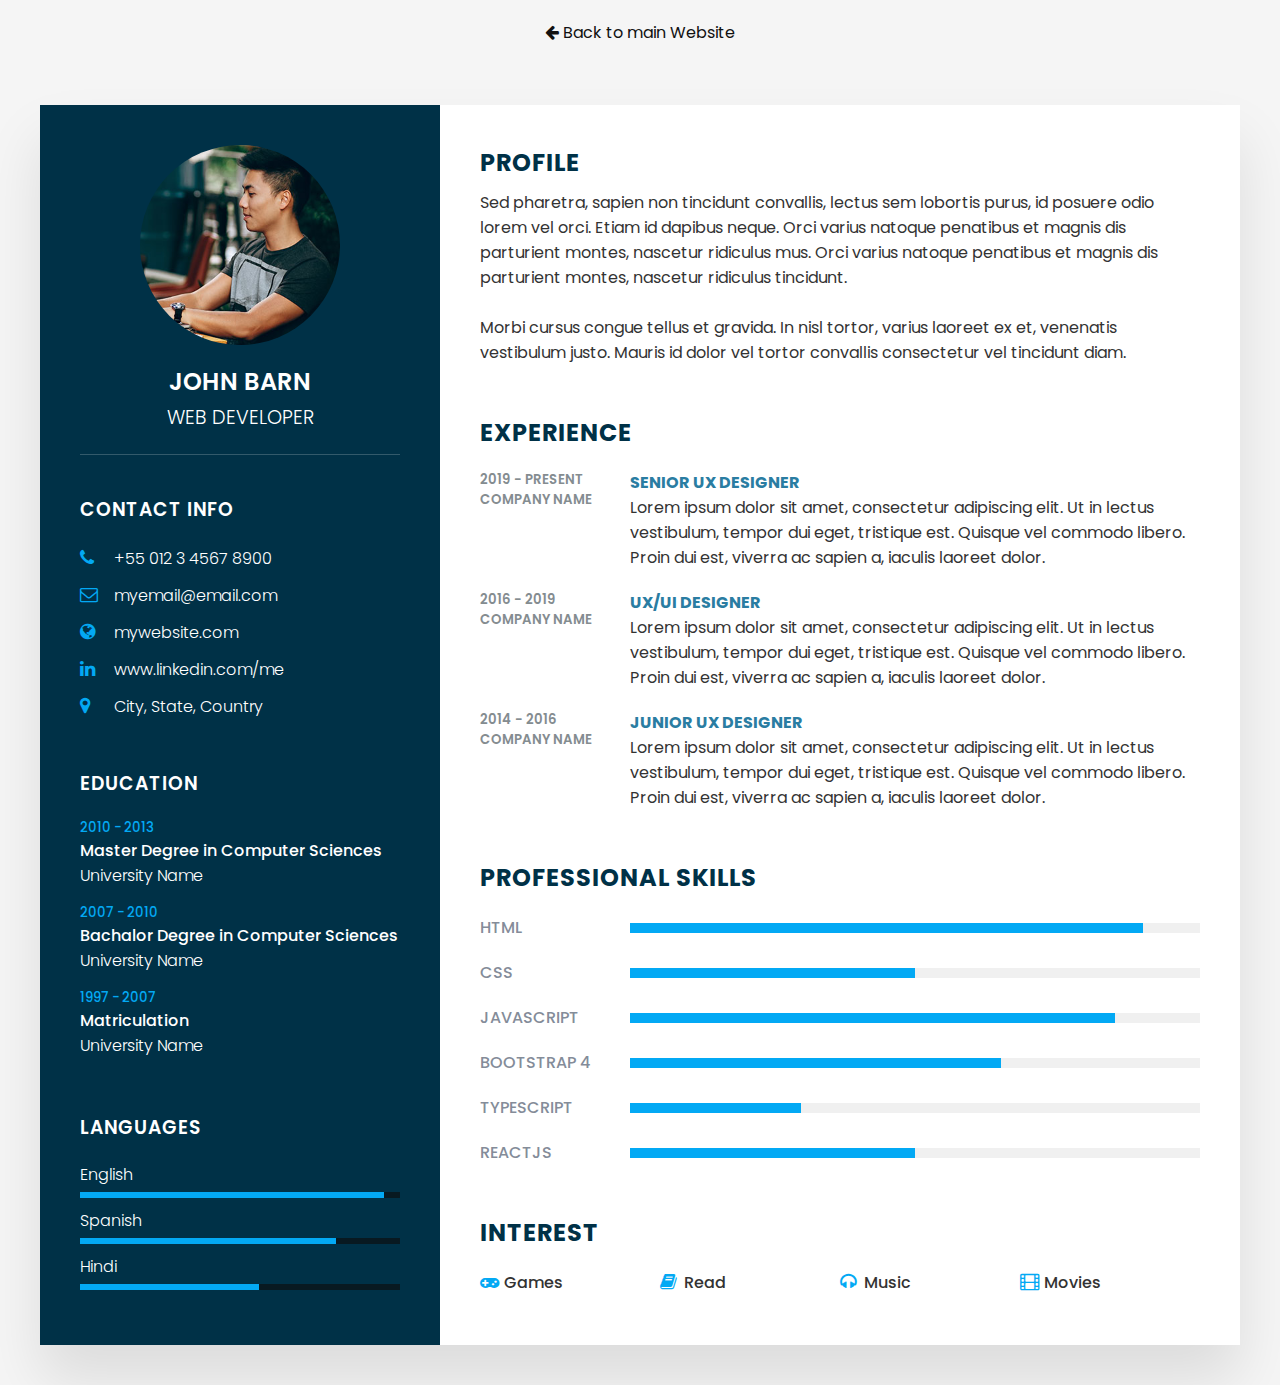
<file: PagPortifólio/cv/index.html>
<!DOCTYPE html>
<html>
<head>
    <meta charset="UTF-8">
    <meta http-equiv="X-UA-Compatible" content="IE=edge">
    <meta name="viewport" content="width=device-width, initial-scale=1.0">
    <title>Curriculum</title>
    <link rel="stylesheet" href="style.css">
    <link rel="stylesheet" href="https://cdnjs.cloudflare.com/ajax/libs/font-awesome/4.7.0/css/font-awesome.css" integrity="sha512-5A8nwdMOWrSz20fDsjczgUidUBR8liPYU+WymTZP1lmY9G6Oc7HlZv156XqnsgNUzTyMefFTcsFH/tnJE/+xBg==" crossorigin="anonymous" referrerpolicy="no-referrer" />
</head>
<body><a href="..\Portifólio.html" class="mainWebsite"><i class="fa fa-arrow-left" aria-hidden="true"></i> Back to main Website</a>
    <div class="container">
        <div class="left_Side">
            <div class="profileText">
                <div class="imgBx">
                    <img src="../images/user.jpg">
                </div>
                <h2>John Barn<br><span>Web Developer</span></h2>
            </div>
            <div class="contactInfo">
                <h3 class="title">Contact Info</h3>
                <ul>
                    <li>
                        <span class="icon"><i class="fa fa-phone" aria-hidden="true"></i></span>
                        <span class="text">+55 012 3 4567 8900</span>
                    </li>
                    <li>
                        <span class="icon"><i class="fa fa-envelope-o" aria-hidden="true"></i></span>
                        <span class="text">myemail@email.com</span>
                    </li>
                    <li>
                        <span class="icon"><i class="fa fa-globe" aria-hidden="true"></i></span>
                        <span class="text">mywebsite.com</span>
                    </li>
                    <li>
                        <span class="icon"><i class="fa fa-linkedin" aria-hidden="true"></i></span>
                        <span class="text">www.linkedin.com/me</span>
                    </li>
                    <li>
                        <span class="icon"><i class="fa fa-map-marker" aria-hidden="true"></i></span>
                        <span class="text">City, State, Country</span>
                    </li>
                </ul>
            </div>
            <div class="contactInfo education">
                <h3 class="title">Education</h3>
                <ul>
                    <li>
                        <h5>2010 - 2013</h5>
                        <h4>Master Degree in Computer Sciences</h4>
                        <h4>University Name</h4>
                    </li>
                    <li>
                        <h5>2007 - 2010</h5>
                        <h4>Bachalor Degree in Computer Sciences</h4>
                        <h4>University Name</h4>
                    </li>
                    <li>
                        <h5>1997 - 2007</h5>
                        <h4>Matriculation</h4>
                        <h4>University Name</h4>
                    </li>
                </ul>
            </div>

            <div class="contactInfo language">
                <h3 class="title">Languages</h3>
                <ul>
                    <li>
                        <span class="text">English</span>
                        <span class="percent">
                            <div style="width: 95%;"></div>
                        </span>
                    </li>
                    <li>
                        <span class="text">Spanish</span>
                        <span class="percent">
                            <div style="width: 80%;"></div>
                        </span>
                    </li>
                    <li>
                        <span class="text">Hindi</span>
                        <span class="percent">
                            <div style="width: 56%;"></div>
                        </span>
                    </li>
                </ul>
            </div>
        </div>

        <div class="right_Side">
            <div class="about">
                <h2 class="title2">Profile</h2>
                <p>
                    Sed pharetra, sapien non tincidunt convallis, lectus sem lobortis purus, id posuere odio lorem vel orci. Etiam id dapibus neque. Orci varius natoque penatibus et magnis dis parturient montes, nascetur ridiculus mus. Orci varius natoque penatibus et magnis dis parturient montes, nascetur ridiculus tincidunt.<br><br> Morbi cursus congue tellus et gravida. In nisl tortor, varius laoreet ex et, venenatis vestibulum justo. Mauris id dolor vel tortor convallis consectetur vel tincidunt diam.
                </p>
            </div>
            <div class="about">
                <h2 class="title2">Experience</h2>
                <div class="box">
                    <div class="year_company">
                        <h5>2019 - Present</h5>
                        <h5>Company Name</h5>
                    </div>
                    <div class="text">
                        <h4>Senior UX Designer</h4>
                        <p>Lorem ipsum dolor sit amet, consectetur adipiscing elit. Ut in lectus vestibulum, tempor dui eget, tristique est. Quisque vel commodo libero. Proin dui est, viverra ac sapien a, iaculis laoreet dolor.</p>
                    </div>
                </div>

                <div class="box">
                    <div class="year_company">
                        <h5>2016 - 2019</h5>
                        <h5>Company Name</h5>
                    </div>
                    <div class="text">
                        <h4>UX/UI Designer</h4>
                        <p>Lorem ipsum dolor sit amet, consectetur adipiscing elit. Ut in lectus vestibulum, tempor dui eget, tristique est. Quisque vel commodo libero. Proin dui est, viverra ac sapien a, iaculis laoreet dolor.</p>
                    </div>
                </div>

                <div class="box">
                    <div class="year_company">
                        <h5>2014 - 2016</h5>
                        <h5>Company Name</h5>
                    </div>
                    <div class="text">
                        <h4>Junior UX Designer</h4>
                        <p>Lorem ipsum dolor sit amet, consectetur adipiscing elit. Ut in lectus vestibulum, tempor dui eget, tristique est. Quisque vel commodo libero. Proin dui est, viverra ac sapien a, iaculis laoreet dolor.</p>
                    </div>
                </div>
            </div>

            <div class="about skills">
                <h2 class="title2">Professional Skills</h2>
                <div class="box">
                    <h4>Html</h4>
                    <div class="percent">
                        <div style="width: 90%;"></div>
                    </div>
                </div>
                <div class="box">
                    <h4>Css</h4>
                    <div class="percent">
                        <div style="width: 50%;"></div>
                    </div>
                </div>
                <div class="box">
                    <h4>JavaScript</h4>
                    <div class="percent">
                        <div style="width: 85%;"></div>
                    </div>
                </div>
                <div class="box">
                    <h4>Bootstrap 4</h4>
                    <div class="percent">
                        <div style="width: 65%;"></div>
                    </div>
                </div>
                <div class="box">
                    <h4>TypeScript</h4>
                    <div class="percent">
                        <div style="width: 30%;"></div>
                    </div>
                </div>
                <div class="box">
                    <h4>ReactJS</h4>
                    <div class="percent">
                        <div style="width: 50%;"></div>
                    </div>
                </div>
            </div>
            <div class="about interest">
                <h2 class="title2">Interest</h2>
                <ul>
                    <li><i class="fa fa-gamepad" aria-hidden="true"></i> Games</li>
                    <li><i class="fa fa-book" aria-hidden="true"></i> Read</li>
                    <li><i class="fa fa-headphones" aria-hidden="true"></i> Music</li>
                    <li><i class="fa fa-film" aria-hidden="true"></i> Movies</li>
                </ul>
            </div>
        </div>
    </div>
</body>
</html>
</file>
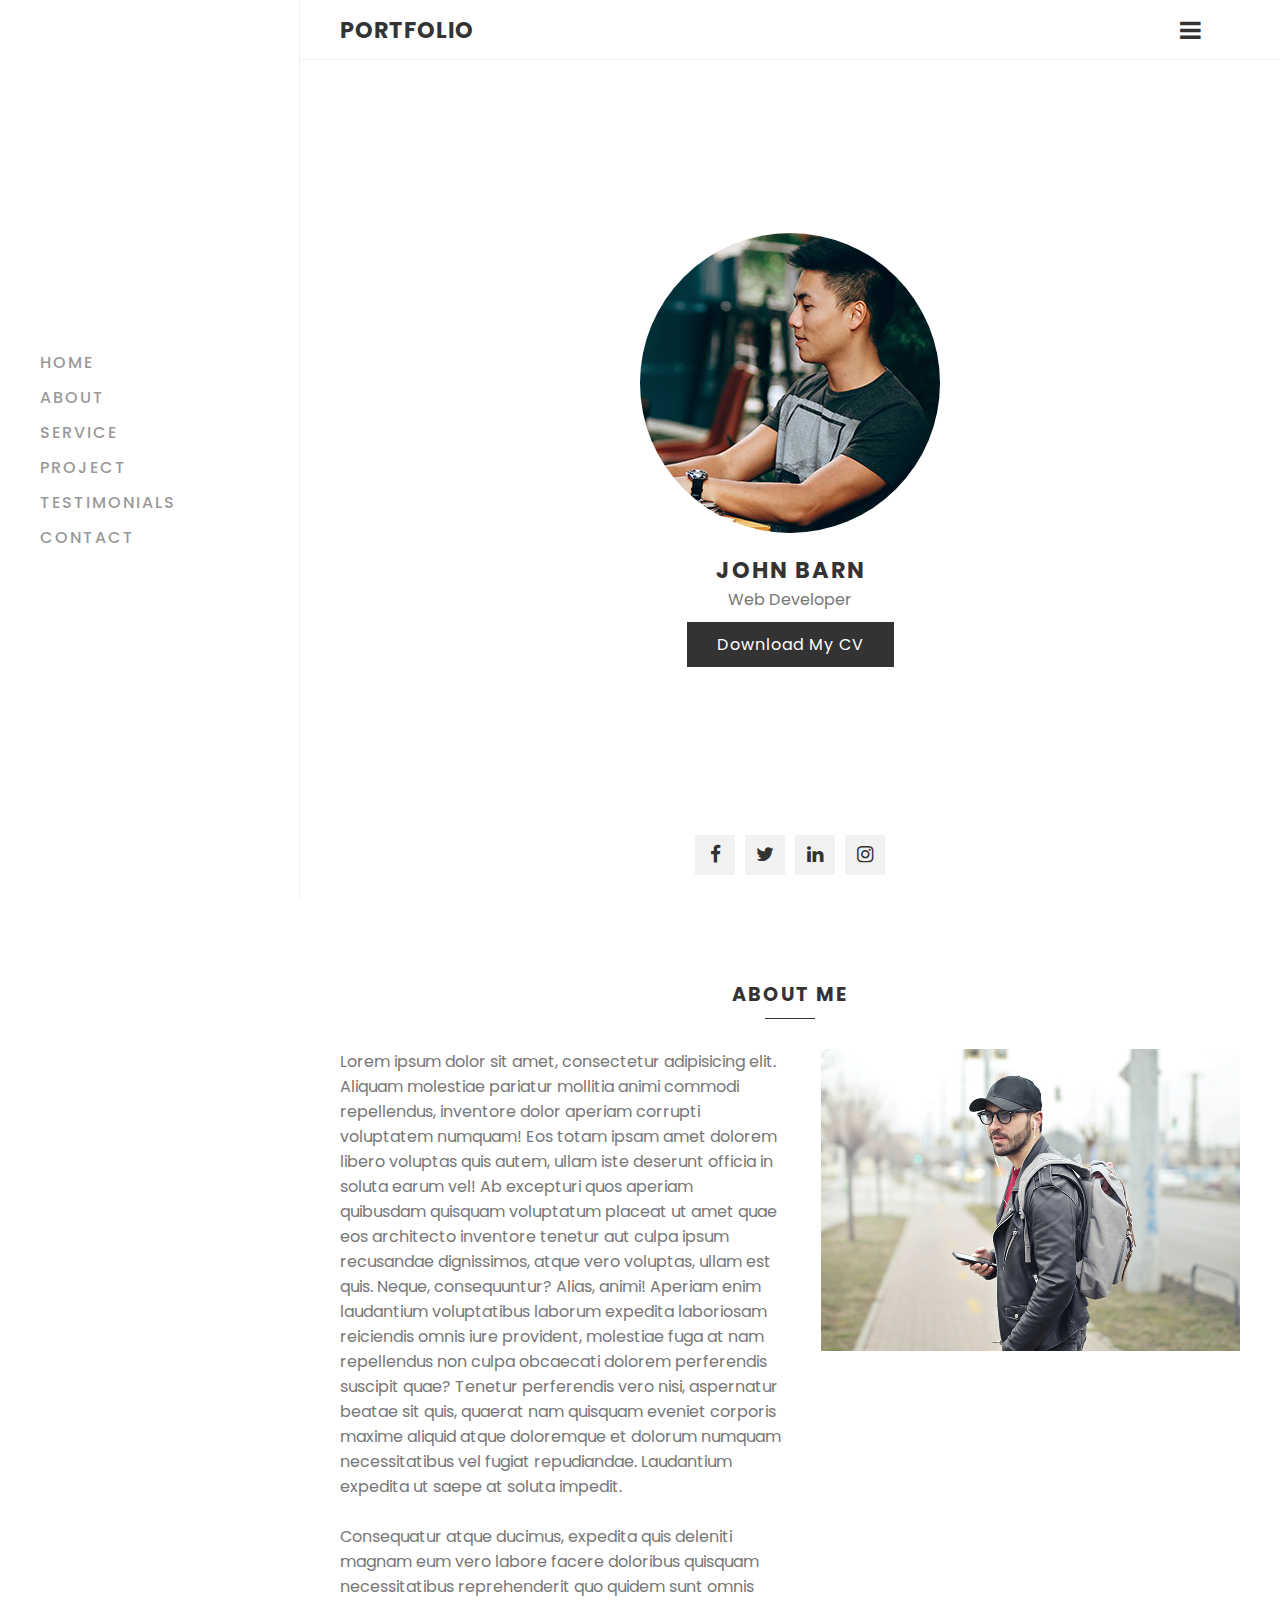
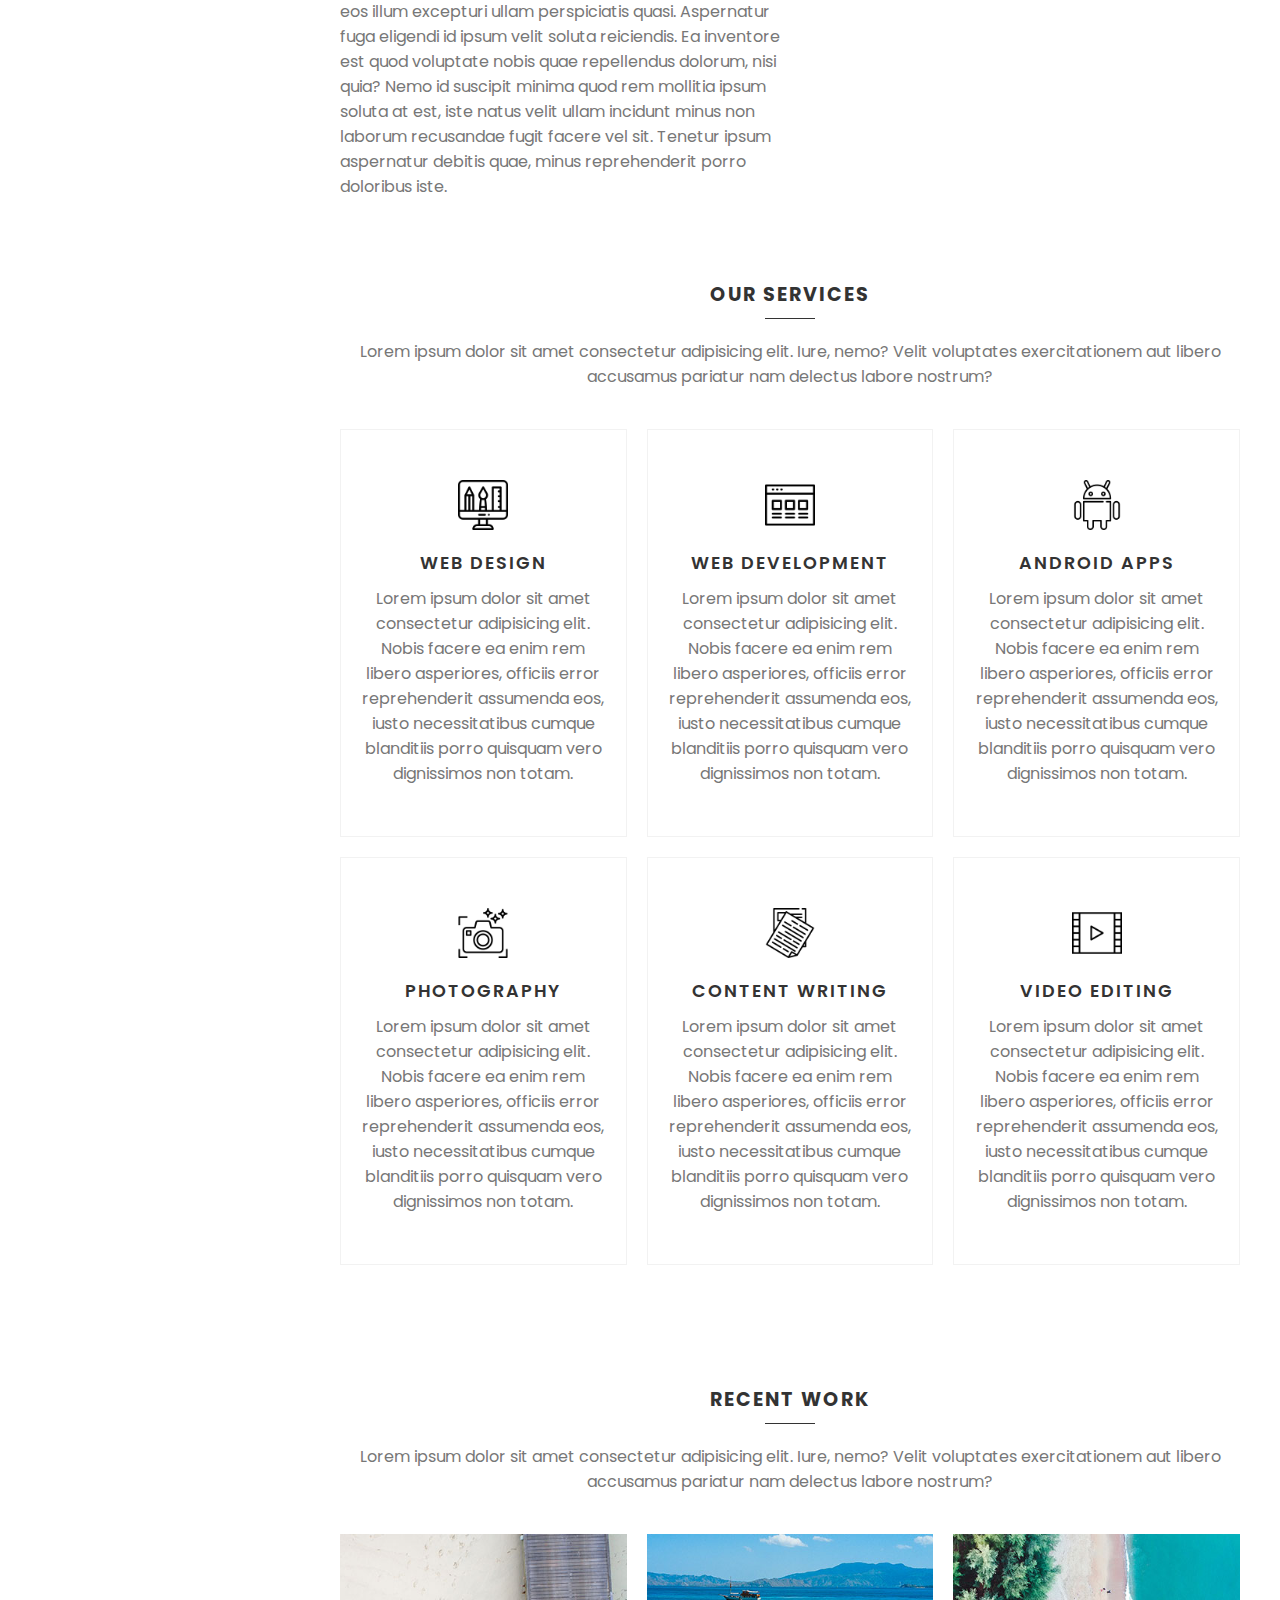
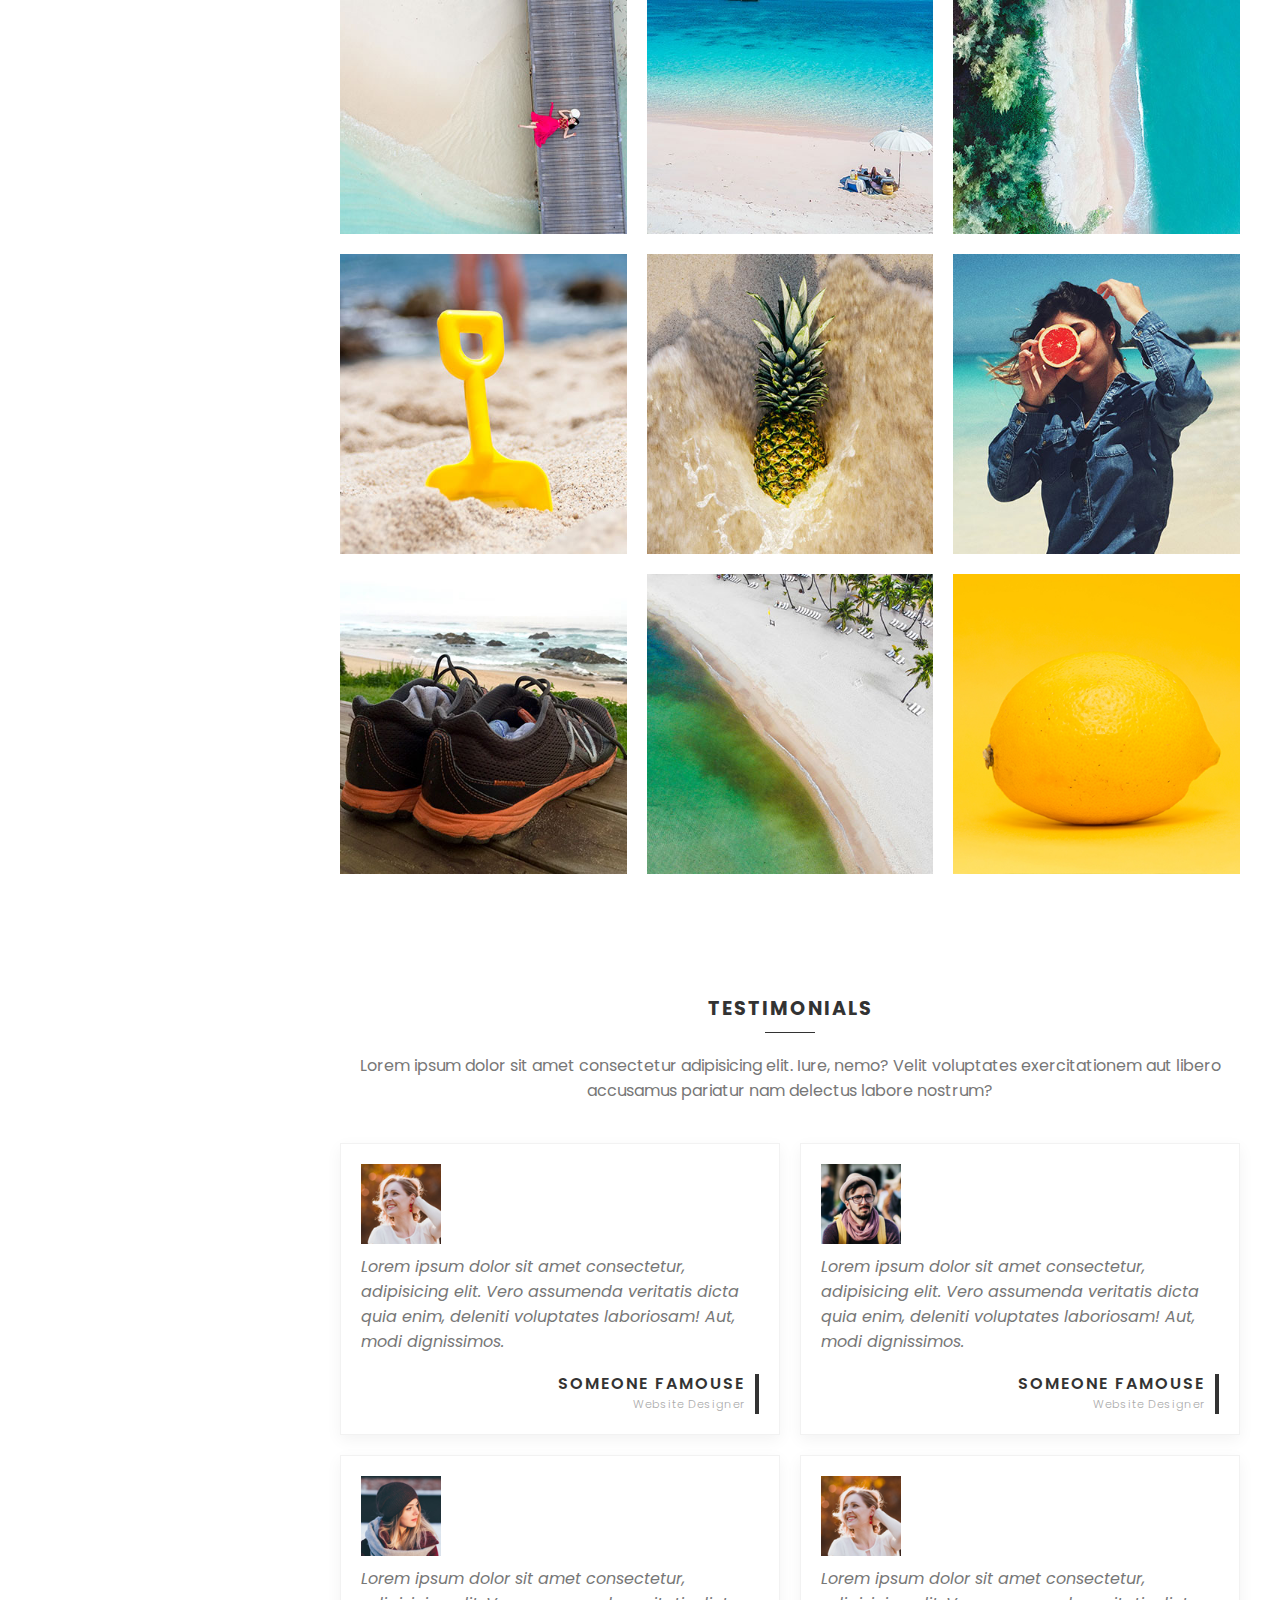
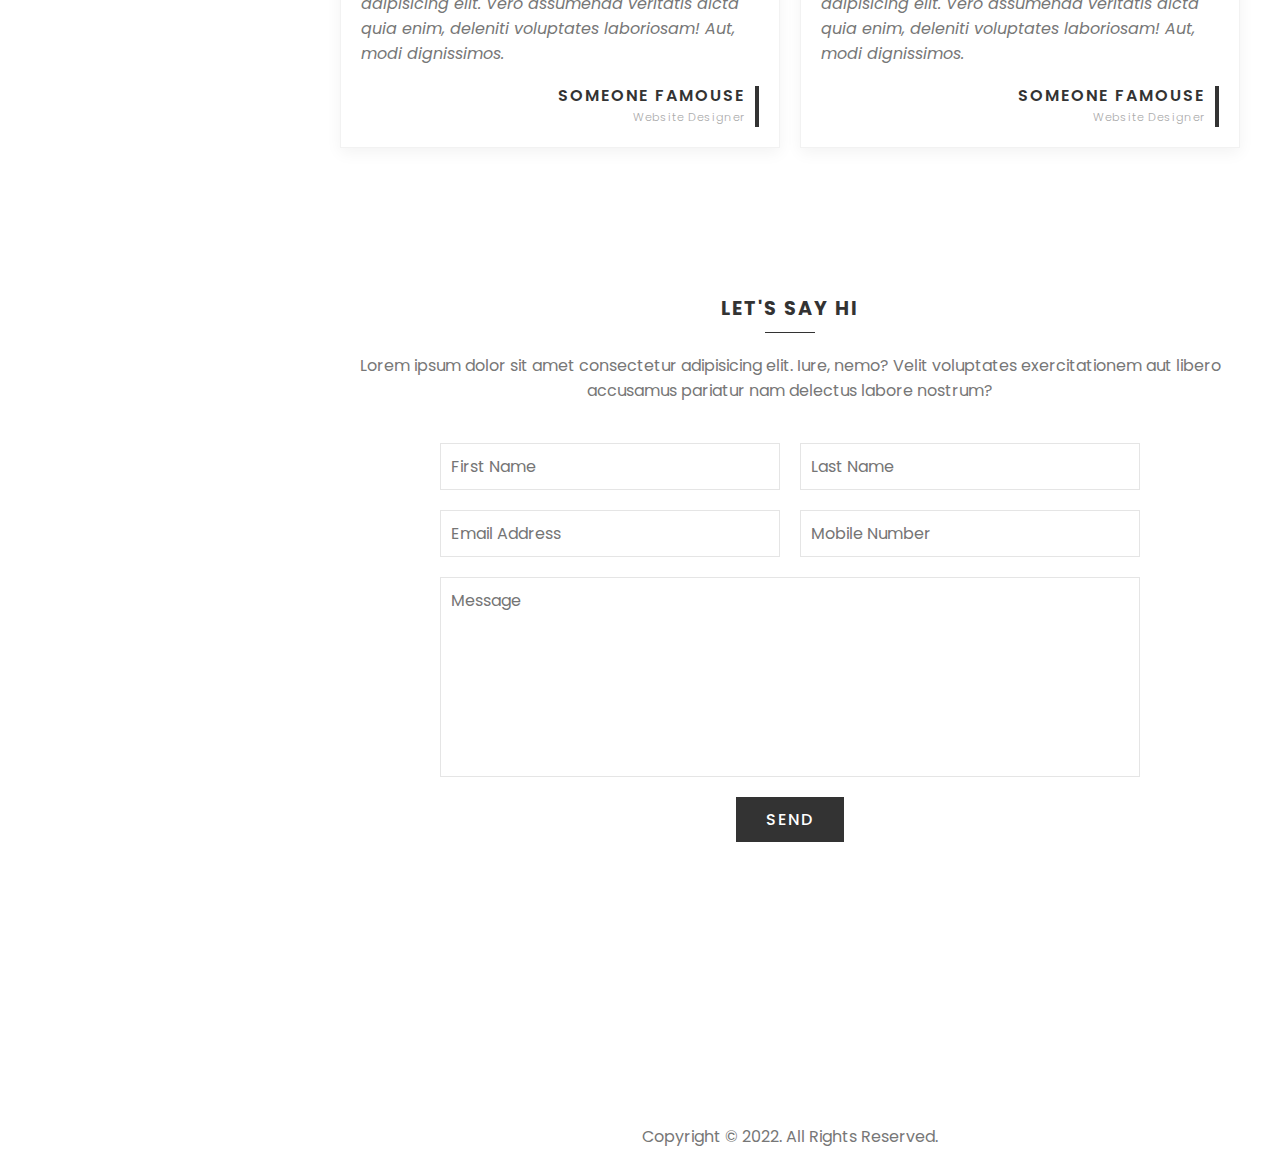
<file: PagPortifólio/Portifólio.html>
<!DOCTYPE html>
<html>
<head>
    <meta charset="UTF-8">
    <meta http-equiv="X-UA-Compatible" content="IE=edge">
    <meta name="viewport" content="width=device-width, initial-scale=1.0">
    <link rel="stylesheet" href="portifólio.css">
    <title>Portfolio Website</title>
    <link rel="stylesheet" href="https://cdnjs.cloudflare.com/ajax/libs/font-awesome/4.7.0/css/font-awesome.css" integrity="sha512-5A8nwdMOWrSz20fDsjczgUidUBR8liPYU+WymTZP1lmY9G6Oc7HlZv156XqnsgNUzTyMefFTcsFH/tnJE/+xBg==" crossorigin="anonymous" referrerpolicy="no-referrer" />
</head>
<body>
    <div class="container">
        <div class="navigation">
            <ul>
                <li><a href="#banner" onclick="toggleMenu()">Home</a></li>
                <li><a href="#about" onclick="toggleMenu()">About</a></li>
                <li><a href="#services" onclick="toggleMenu()">Service</a></li>
                <li><a href="#project" onclick="toggleMenu()">Project</a></li>
                <li><a href="#testimonials" onclick="toggleMenu()">Testimonials</a></li>
                <li><a href="#contact" onclick="toggleMenu()">Contact</a></li>
            </ul>
        </div>
        <div class="main">
            <div class="topbar">
                <a href="#" class="logo">Portfolio</a>
                <div class="toggle">
                    <i class="fa fa-bars" aria-hidden="true"></i>
                </div>
            </div>
            
            <!-- Banner -->
            <section class="banner" id="banner">
                <div class="content">
                    <div class="imgBx">
                        <img src="images/user.jpg">
                    </div>
                    <h3>John Barn</h3>
                    <p>Web Developer</p>
                    <a href="cv/index.html" class="btn">Download My CV</a>
                    <ul class="socialMedia">
                        <li><a href="#"><i class="fa fa-facebook" aria-hidden="true"></i></a></li>
                        <li><a href="#"><i class="fa fa-twitter" aria-hidden="true"></i></a></li>
                        <li><a href="#"><i class="fa fa-linkedin" aria-hidden="true"></i></a></li>
                        <li><a href="#"><i class="fa fa-instagram" aria-hidden="true"></i></a></li>
                    </ul>
                </div>
            </section>

            <!-- About -->
            <section class="about adjust" id="about">
                <div class="title">
                    <h2>About Me</h2>
                </div>
                <div class="content">
                    <div class="textBox">
                        <p>Lorem ipsum dolor sit amet, consectetur adipisicing elit. Aliquam molestiae pariatur mollitia animi commodi repellendus, inventore dolor aperiam corrupti voluptatem numquam! Eos totam ipsam amet dolorem libero voluptas quis autem, ullam iste deserunt officia in soluta earum vel! Ab excepturi quos aperiam quibusdam quisquam voluptatum placeat ut amet quae eos architecto inventore tenetur aut culpa ipsum recusandae dignissimos, atque vero voluptas, ullam est quis. Neque, consequuntur? Alias, animi! Aperiam enim laudantium voluptatibus laborum expedita laboriosam reiciendis omnis iure provident, molestiae fuga at nam repellendus non culpa obcaecati dolorem perferendis suscipit quae? Tenetur perferendis vero nisi, aspernatur beatae sit quis, quaerat nam quisquam eveniet corporis maxime aliquid atque doloremque et dolorum numquam necessitatibus vel fugiat repudiandae. Laudantium expedita ut saepe at soluta impedit.<br><br> Consequatur atque ducimus, expedita quis deleniti magnam eum vero labore facere doloribus quisquam necessitatibus reprehenderit quo quidem sunt omnis eos illum excepturi ullam perspiciatis quasi. Aspernatur fuga eligendi id ipsum velit soluta reiciendis. Ea inventore est quod voluptate nobis quae repellendus dolorum, nisi quia? Nemo id suscipit minima quod rem mollitia ipsum soluta at est, iste natus velit ullam incidunt minus non laborum recusandae fugit facere vel sit. Tenetur ipsum aspernatur debitis quae, minus reprehenderit porro doloribus iste.</p>
                    </div>
                    <div class="imgBx">
                        <img src="images/bg1.jpg">
                    </div>
                </div>
            </section>

            <!-- Services -->
            <section class="services adjust" id="services">
                <div class="title">
                    <h2>Our Services</h2>
                    <p>Lorem ipsum dolor sit amet consectetur adipisicing elit. Iure, nemo? Velit voluptates exercitationem aut libero accusamus pariatur nam delectus labore nostrum?</p>
                </div>
                <div class="content">
                    <div class="serviceBox">
                        <img src="images/icon1.png">
                        <h2>Web Design</h2>
                        <p>Lorem ipsum dolor sit amet consectetur adipisicing elit. Nobis facere ea enim rem libero asperiores, officiis error reprehenderit assumenda eos, iusto necessitatibus cumque blanditiis porro quisquam vero dignissimos non totam.</p>
                    </div>
                    <div class="serviceBox">
                        <img src="images/icon2.png">
                        <h2>Web Development</h2>
                        <p>Lorem ipsum dolor sit amet consectetur adipisicing elit. Nobis facere ea enim rem libero asperiores, officiis error reprehenderit assumenda eos, iusto necessitatibus cumque blanditiis porro quisquam vero dignissimos non totam.</p>
                    </div>
                    <div class="serviceBox">
                        <img src="images/icon3.png">
                        <h2>Android Apps</h2>
                        <p>Lorem ipsum dolor sit amet consectetur adipisicing elit. Nobis facere ea enim rem libero asperiores, officiis error reprehenderit assumenda eos, iusto necessitatibus cumque blanditiis porro quisquam vero dignissimos non totam.</p>
                    </div>
                    <div class="serviceBox">
                        <img src="images/icon4.png">
                        <h2>Photography</h2>
                        <p>Lorem ipsum dolor sit amet consectetur adipisicing elit. Nobis facere ea enim rem libero asperiores, officiis error reprehenderit assumenda eos, iusto necessitatibus cumque blanditiis porro quisquam vero dignissimos non totam.</p>
                    </div>
                    <div class="serviceBox">
                        <img src="images/icon5.png">
                        <h2>Content Writing</h2>
                        <p>Lorem ipsum dolor sit amet consectetur adipisicing elit. Nobis facere ea enim rem libero asperiores, officiis error reprehenderit assumenda eos, iusto necessitatibus cumque blanditiis porro quisquam vero dignissimos non totam.</p>
                    </div>
                    <div class="serviceBox">
                        <img src="images/icon6.png">
                        <h2>Video Editing</h2>
                        <p>Lorem ipsum dolor sit amet consectetur adipisicing elit. Nobis facere ea enim rem libero asperiores, officiis error reprehenderit assumenda eos, iusto necessitatibus cumque blanditiis porro quisquam vero dignissimos non totam.</p>
                    </div>
                </div>    
            </section>

            <!-- Projects -->
            <section class="project adjust" id="project">
                <div class="title">
                    <h2>Recent Work</h2>
                    <p>Lorem ipsum dolor sit amet consectetur adipisicing elit. Iure, nemo? Velit voluptates exercitationem aut libero accusamus pariatur nam delectus labore nostrum?</p>
                </div>
                <div class="content">
                    <div class="workBx">
                        <div class="imgBx">
                            <img src="images/img1.jpg">
                        </div>
                        <div class="textBx">
                            <h3>Project 01</h3>
                        </div>
                    </div>
                    <div class="workBx">
                        <div class="imgBx">
                            <img src="images/img2.jpg">
                        </div>
                        <div class="textBx">
                            <h3>Project 02</h3>
                        </div>
                    </div>
                    <div class="workBx">
                        <div class="imgBx">
                            <img src="images/img3.jpg">
                        </div>
                        <div class="textBx">
                            <h3>Project 03</h3>
                        </div>
                    </div>
                    <div class="workBx">
                        <div class="imgBx">
                            <img src="images/img4.jpg">
                        </div>
                        <div class="textBx">
                            <h3>Project 04</h3>
                        </div>
                    </div>
                    <div class="workBx">
                        <div class="imgBx">
                            <img src="images/img5.jpg">
                        </div>
                        <div class="textBx">
                            <h3>Project 05</h3>
                        </div>
                    </div>
                    <div class="workBx">
                        <div class="imgBx">
                            <img src="images/img6.jpg">
                        </div>
                        <div class="textBx">
                            <h3>Project 06</h3>
                        </div>
                    </div>
                    <div class="workBx">
                        <div class="imgBx">
                            <img src="images/img7.jpg">
                        </div>
                        <div class="textBx">
                            <h3>Project 07</h3>
                        </div>
                    </div>
                    <div class="workBx">
                        <div class="imgBx">
                            <img src="images/img8.jpg">
                        </div>
                        <div class="textBx">
                            <h3>Project 08</h3>
                        </div>
                    </div>
                    <div class="workBx">
                        <div class="imgBx">
                            <img src="images/img9.jpg">
                        </div>
                        <div class="textBx">
                            <h3>Project 09</h3>
                        </div>
                    </div>
                </div>
            </section>

            <!-- Testimonials -->
            <section class="testimonials adjust" id="testimonials">
                <div class="title">
                    <h2>Testimonials</h2>
                    <p>Lorem ipsum dolor sit amet consectetur adipisicing elit. Iure, nemo? Velit voluptates exercitationem aut libero accusamus pariatur nam delectus labore nostrum?</p>
                </div>
                <div class="content">
                    <div class="testimonialsBox">
                        <div class="imgBx">
                            <img src="images/user1.jpg">
                        </div>
                        <p>Lorem ipsum dolor sit amet consectetur, adipisicing elit. Vero assumenda veritatis dicta quia enim, deleniti voluptates laboriosam! Aut, modi dignissimos.</p>
                        <h4>Someone Famouse<br><span>Website Designer</span></h4>
                    </div>
                    <div class="testimonialsBox">
                        <div class="imgBx">
                            <img src="images/user2.jpg">
                        </div>
                        <p>Lorem ipsum dolor sit amet consectetur, adipisicing elit. Vero assumenda veritatis dicta quia enim, deleniti voluptates laboriosam! Aut, modi dignissimos.</p>
                        <h4>Someone Famouse<br><span>Website Designer</span></h4>
                    </div>
                    <div class="testimonialsBox">
                        <div class="imgBx">
                            <img src="images/user3.jpg">
                        </div>
                        <p>Lorem ipsum dolor sit amet consectetur, adipisicing elit. Vero assumenda veritatis dicta quia enim, deleniti voluptates laboriosam! Aut, modi dignissimos.</p>
                        <h4>Someone Famouse<br><span>Website Designer</span></h4>
                    </div>
                    <div class="testimonialsBox">
                        <div class="imgBx">
                            <img src="images/user1.jpg">
                        </div>
                        <p>Lorem ipsum dolor sit amet consectetur, adipisicing elit. Vero assumenda veritatis dicta quia enim, deleniti voluptates laboriosam! Aut, modi dignissimos.</p>
                        <h4>Someone Famouse<br><span>Website Designer</span></h4>
                    </div>
                </div>
            </section>

            <!-- Contact -->
            <section class="contact adjust" id="contact">
                <div class="title">
                    <h2>Let's Say Hi</h2>
                    <p>Lorem ipsum dolor sit amet consectetur adipisicing elit. Iure, nemo? Velit voluptates exercitationem aut libero accusamus pariatur nam delectus labore nostrum?</p>
                </div>
                <div class="contactForm">
                    <div class="row">
                        <input type="text" name="" placeholder="First Name">
                        <input type="text" name="" placeholder="Last Name">
                    </div>
                    <div class="row">
                        <input type="text" name="" placeholder="Email Address">
                        <input type="text" name="" placeholder="Mobile Number">
                    </div>
                    <div class="row2">
                        <textarea placeholder="Message"></textarea>
                    </div>
                    <div class="row2">
                        <input type="submit" value="Send"></input>
                    </div>
                </div>
            </section>
            <!-- Copyright Text-->
            <div class="copyright">
                <p>Copyright © 2022. All Rights Reserved.</p>
            </div>

        </div>
    </div>
    <script>
        let toggle = document.querySelector('.toggle');
        let topbar = document.querySelector('.topbar');
        let navigation = document.querySelector('.navigation');
        let main = document.querySelector('.main');

        toggle.onclick = function(){
            toggle.classList.toggle('active');
            topbar.classList.toggle('active');
            navigation.classList.toggle('active');
            main.classList.toggle('active');
        }

        function toggleMenu(){
            let navigation = document.querySelector('.navigation');
            let main = document.querySelector('.main');
            navigation.classList.remove('active');
            main.classList.remove('active');
        }
    </script>
</body>
</html>
</file>
<file: PagPortifólio/cv/style.css>
@import url('https://fonts.googleapis.com/css?family=Poppins:200,300,400,500,600,700,800,900&display=swap');
*
{
    margin: 0;
    padding: 0;
    box-sizing: border-box;
    font-family: 'Poppins', sans-serif;
}
body
{
    background: #f5f5f5;
    display: flex;
    justify-content: center;
    align-items: center;
    flex-direction: column;
    min-height: 100vh;
}
.mainWebsite
{
    position: relative;
    margin: 20px 0;
    color: #111;
    text-decoration: none;
    
}
.container
{
    position: relative;
    width: 100%;
    max-width: 1200px;
    min-height: 1000px;
    background: #fff;
    margin: 40px;
    display: grid;
    grid-template-columns: 1fr 2fr;
    box-shadow: 0 35px 55px rgba(0, 0, 0, 0.1);
}
.container .left_Side
{
    position: relative;
    background: #003147;
    padding: 40px;
    
}
.container .profileText
{
    position: relative;
    display: flex;
    flex-direction: column;
    align-items: center;
    padding-bottom: 20px;
    border-bottom: 1px solid rgba(255, 255, 255, 0.2);
}
.profileText .imgBx
{
    position: relative;
    width: 200px;
    height: 200px;
    border-radius: 50%;
    overflow: hidden;
}
.profileText .imgBx img
{
    position: absolute;
    top: 0;
    left: 0;
    width: 100%;
    height: 100%;
    object-fit: cover;
}
.profileText h2
{
   color: #fff;
   font-size: 1.5em;
   margin-top: 20px;
   text-transform: uppercase; 
   text-align: center;
   font-weight: 600;
   line-height: 1.4em;
}
.profileText h2 span
{
    font-size: 0.8em;
    font-weight: 300;
}
.contactInfo
{
    padding-top: 40px;
}
.title
{
    color: #FFF;
    text-transform: uppercase;
    font-weight: 600;
    letter-spacing: 1px;
    margin-bottom: 20px;
}
.contactInfo ul
{
    position: relative;
}
.contactInfo ul li
{
    position: relative;
    list-style: none;
    margin: 10px 0;
    cursor: pointer;
}
.contactInfo ul li .icon
{
    display: inline-block;
    width: 30px;
    font-size: 18px;
    color: #03a9f4;
}
.contactInfo ul li span
{
    color: #FFF;
    font-weight: 300;
}
.contactInfo.education li
{
    margin-bottom: 15px;
}
.contactInfo.education h5
{
    color: #03a9f4;
    font-weight: 500;
}
.contactInfo.education h4:nth-child(2)
{
    color: #FFF;
    font-weight: 500;
}
.contactInfo.education h4
{
    color: #FFF;
    font-weight: 300;
}
.contactInfo.language .percent
{
    position: relative;
    width: 100%;
    height: 6px;
    background: #081921;
    display: block;
    margin-top: 5px;
}
.contactInfo.language .percent div
{
    position: absolute;
    top: 0;
    left: 0;
    height: 100%;
    background: #03a9f4;
}
.container .right_Side
{
    position: relative;
    background: #FFF;
    padding: 40px;
}
.about
{
    margin-bottom: 50px;
}
.about:last-child
{
    margin-bottom: 0px;
}
.title2
{
    color: #003147;
    text-transform: uppercase;
    letter-spacing: 1px;
    margin-bottom: 10px;
}
p
{
    color: #333;
}
.about .box
{
    display: flex;
    flex-direction: row;
    margin: 20px 0;
}
.about .box .year_company
{
    min-width: 150px;
}
.about .box .year_company h5
{
    text-transform: uppercase;
    color: #848c90;
    font-weight: 600;
}
.about .box .text h4
{
    text-transform: uppercase;
    color: #2a7da2;
    font-size: 16px;
}
.skills .box
{
    position: relative;
    width: 100%;
    display: grid;
    grid-template-columns: 150px 1fr;
    justify-content: center;
    align-items: center;
}
.skills .box h4
{
    text-transform: uppercase;
    color: #848c99;
    font-weight: 500;
}
.skills .box .percent
{
    position: relative;
    width: 100%;
    height: 10px;
    background: #f0f0f0;
}
.skills .box .percent div
{
    position: absolute;
    top: 0;
    left: 0;
    height: 100%;
    background: #03a9f4;
}
.interest ul
{
    display: grid;
    grid-template-columns: repeat(4,1fr);
}
.interest ul li
{
    list-style: none;
    color: #333;
    font-weight: 500;
    margin: 10px 0;
}
.interest ul li .fa
{
    color: #03a9f4;
    font-size: 18px;
    width: 20px;
}

@media (max-width: 1000px)
{
    .container
    {
        margin: 10px;
        grid-template-columns: repeat(1,1fr);
    }
    .interest ul{
        grid-template-columns: repeat(2,1fr);
    }
}

@media (max-width: 600px)
{
    .about .box
    {
        flex-direction: column;
    }
    .about .box .year_company{
        margin-bottom: 5px;
    }
    .interest ul{
        grid-template-columns: repeat(1,1fr);
    }
    .skills .box
    {
        grid-template-columns: repeat(1,1fr);
    }
}
</file>
<file: PagPortifólio/portifólio.css>
@import url('https://fonts.googleapis.com/css?family=Poppins:200,300,400,500,600,700,800,900&display=swap');
*
{
    margin: 0;
    padding: 0;
    box-sizing: border-box;
    font-family: 'Poppins', sans-serif;
    scroll-behavior: smooth;
}
:root
{
    --black: #333;
    --black2: #333;
    --white: #FFF;
    --white2: #FFF;
}
body
{
    overflow-x: hidden;
}
.container
{
    position: relative;
    width: 100%;
    background: blue;
}
.navigation
{
    position: fixed;
    width: 300px;
    height: 100%;
    border-right: 1px solid rgba(0, 0, 0, 0.05);
    background: var(--white2);
    display: flex;
    justify-content: center;
    align-items: center;
    overflow: hidden;
    transition: width 0.5s, left 0.5s;
}
.navigation.active
{
    width: 0;
}
.navigation ul
{
    position: relative;
    top: 0;
    left: 0;
    width: 100%;
    padding: 20px 40px;
}
.navigation ul li
{
    position: relative;
    width: 100%;
    list-style: none;
}
.navigation ul li a
{
    position: relative;
    display: block;
    width: 100%;
    margin: 10px 0;
    white-space: normal;
    display: flex;
    text-transform: uppercase;
    text-decoration: none;
    color: var(--black);
    font-weight: 500;
    letter-spacing: 2px;
    opacity: 0.5;
}
.navigation ul li a:hover
{
    opacity: 1;
}
.main
{
    position: absolute;
    width: calc(100% - 300px);
    left: 300px;
    background: var(--white);
    min-height: 100vh;
    transition: width 0.5s, left 0.5s;
}
.main.active
{
    width: 100%;
    left: 0px;
}
.main .topbar
{
    position: fixed;
    top: 0;
    width: calc(100% - 300px);
    left: 300px;
    background: var(--white2);
    border-bottom: 1px solid rgba(0, 0, 0, 0.05);
    height: 60px;
    padding: 0 40px;
    display: flex;
    align-items: center; /* centraliza pela altura*/
    justify-content: space-between;
    z-index: 10000;
    transition: width 0.5s, left 0.5s;
}
.main .topbar.active
{
    width: 100%;
    left: 0px;
}
.main .topbar .logo
{
    color: var(--black);
    font-weight: 700;
    text-decoration: none;
    font-size: 1.4em;
    text-transform: uppercase;
    letter-spacing: 1px;
}
.main .topbar .toggle
{
    position: relative;
    width: 60px;
    height: 60px;
    cursor: pointer;
    display: flex;
    justify-content: space-between;
    align-items: center;
    font-size: 24px;
    color: var(--black);
}
section
{
    position: relative;
    min-height: 100vh;
}
.banner
{
    display: flex;
    justify-content: center;
    align-items: center;
    padding: 0 20px;
}
.banner .content
{
    display: flex;
    flex-direction: column;
    align-items: center;
    justify-content: center;
}
.banner .imgBx
{
    position: relative;
    width: 300px;
    height: 300px;
    overflow: hidden;
    border-radius: 50%;
    margin-bottom: 20px;
}
.banner .imgBx img
{
    position: absolute;
    top: 0;
    left: 0;
    width: 100%;
    height: 100%;
    object-fit: cover;
}
h3{
    position: relative;
    font-size: 1.4em;
    color: var(--black);
    letter-spacing: 2px;
    text-transform: uppercase;
}
p
{
    color: #777;
}
.btn
{
    position: relative;
    display: inline-block;
    padding: 10px 30px;
    background: var(--black);
    color: #FFF;
    font-weight: 400px;
    letter-spacing: 1px;
    margin-top: 10px;
    text-decoration: none;
}
.socialMedia
{
    position: absolute;
    bottom: 20px;
    display: flex;
}
.socialMedia li
{
    list-style: none;
}
.socialMedia li a
{
    display: inline-block;
    width: 40px;
    height: 40px;
    background: rgba(0, 0, 0, 0.05);
    margin: 5px;
    display: flex;
    justify-content: center;
    align-items: center;
    text-decoration: none;
    color: var(--black);
    font-size: 1.2em;
}
.socialMedia li a:hover
{
    background: var(--black2);
    color: #FFF;
}
.adjust
{
    position: relative;
    min-height: 100vh;
    width: 100%;
    padding: 0 40px;
    padding-top: 80px;
    background: var(--white);
    color: var(--black);
    display: inline-block;
}
.title
{
    width: 100%;
    text-align: center;
}
.title h2
{
    position: relative;
    text-transform: uppercase;
    letter-spacing: 2px;
    font-size: 1.2em;
    margin-bottom: 30px;
}
.title h2::before
{
    content: '';
    position: absolute;
    left: 50%;
    transform: translateX(-50%);
    bottom: -10px;
    width: 50px;
    height: 1px;
    background: var(--black);
}
.about .content
{
    display: flex;
    justify-content: space-between;
    margin-top: 40px;
}
.about .content .textBox
{
    width: 49%;
    min-width: 49%;

}
.about .content .imgBx
{
    margin-left: 40px;
}
.about .content .imgBx img
{
    max-width: 100%;
}
.services .content
{
    display: grid;
    grid-template-columns: repeat(3,1fr);
    grid-gap: 20px;
    margin: 40px 0;
}
.services .content .serviceBox
{
    border: 1px solid rgba(0, 0, 0, 0.05);
    padding: 50px 20px;
    display: flex;
    background: var(--white2);
    justify-content: center;
    align-items: center;
    flex-direction: column;
}
.services .content .serviceBox img
{
    max-width: 50px;
}
.services .content .serviceBox h2
{
    font-size: 1.1em;
    margin-top: 20px;
    margin-bottom: 10px;
    font-weight: 600;
    color: var(--black);
    text-align: center;
    letter-spacing: 2px;
    text-transform: uppercase;
}
.services .content .serviceBox p
{
    text-align: center;
}
.project .content
{
    display: grid;
    grid-template-columns: repeat(3,1fr);
    grid-gap: 20px;
    margin: 40px 0;
}
.project .content .workBx
{
    position: relative;
    width: 100%;
    height: 300px;
    overflow: hidden;
}
.project .content .workBx .imgBx
{
    position: relative;
    width: 100%;
    height: 100%;
    transform: translateY(0);
    transition: 0.5s ease-in-out;
}
.project .content .workBx:hover .imgBx
{
    transform: translateY(-100%);
}
.project .content .workBx .imgBx img
{
    position: absolute;
    top: 0;
    left: 0;
    width: 100%;
    height: 100%;
    object-fit: cover;
}
.project .content .workBx .textBx
{
    position: absolute;
    top: 0;
    left: 0;
    width: 100%;
    height: 100%;
    background: var(--black);
    display: flex;
    justify-content: center;
    align-items: center;
    transform: translateY(100%);
    transition: 0.5s ease-in-out;
}
.project .content .workBx:hover .textBx
{
    transform: translateY(0);
}
.project .content .workBx .textBx h3
{
    color: #FFF;
    font-size: 1em;
}
.testimonials .content
{
    display: grid;
    grid-template-columns: repeat(2,1fr);
    grid-gap: 20px;
    margin: 40px 0;
}
.testimonials .content .testimonialsBox
{
    background: var(--white2);
    border: 1px solid rgba(0, 0, 0, 0.05);
    box-shadow: 0 5px 15px rgba(0, 0, 0, 0.05);
    padding: 20px;
}
.testimonials .content .testimonialsBox .imgBx 
{
    position: relative;
    width: 80px;
    height: 80px;
    margin-bottom: 10px;
}
.testimonials .content .testimonialsBox .imgBx img
{
    position: absolute;
    top: 0;
    left: 0;
    width: 100%;
    height: 100%;
    object-fit: cover;
}
.testimonials .content .testimonialsBox p
{
    font-style: italic;
}
.testimonials .content .testimonialsBox h4
{
    text-align: right;
    margin-top: 20px;
    text-transform: uppercase;
    letter-spacing: 2px;
    font-size: 1em;
    color: var(--black);
    line-height: 1.2em;
    font-weight: 600;
    border-right: 4px solid var(--black);
    padding-right: 10px;
}
.testimonials .content .testimonialsBox h4 span
{
    text-transform: initial;
    color: #aaa;
    letter-spacing: 1px;
    font-weight: 300;
    font-size: 0.7em;
}
.contact
{
    display: flex;
    justify-content: flex-start;
    align-items: center;
    flex-direction: column;
}
.contact .contactForm
{
    position: relative;
    width: 100%;
    max-width: 700px;
    margin-top: 20px;
}
.contact .contactForm .row
{
   width: 100%;
   display: grid;
   grid-template-columns: repeat(2,1fr);
   grid-gap: 20px;
   margin-top: 20px; 
}
.contact .contactForm .row2
{
    width: 100%;
    display: flex;
    justify-content: center;
    align-items: center;
    margin-top: 20px;
}
.contact .contactForm .row input, 
.contact .contactForm .row2 textarea
{
    width: 100%;
    padding: 10px;
    border: none;
    outline: none;
    color: var(--black);
    background: var(--white2);
    font-size: 16px;
    border: 1px solid rgba(0, 0, 0, 0.1);
}
.contact .contactForm .row2 textarea
{
    resize: none;
    height: 200px;
}
.contact .contactForm .row2 input[type="submit"]
{
    background: var(--black2);
    color: #FFF;
    padding: 10px 30px;
    display: inline-block;
    font-weight: 500;
    letter-spacing: 2px;
    cursor: pointer;
    font-size: 16px;
    text-transform: uppercase;
    max-width: 150px;
    border: none;
}
.copyright
{
    position: relative;
    bottom: 0;
    padding: 10px 40px;
    text-align: center;
}

@media (max-width: 992px)
{
    .navigation
    {
        left: -100%;
    }
    .navigation.active
    {
        left: 0;
        width: 100%;        
    }
    .main
    {
        width: 100%;
        left: 0;
    }
    .main.active
    {
        left: 100%;
    }
    .main .topbar
    {
        width: 100%;
        left: 0;
        padding: 0 20px;
    }
    .navigation ul
    {
        padding: 20px 20px;
    }
    .banner .imgBx
    {
        width: 250px;
        height: 250px;
    }
    .banner h3,
    .banner p
    {
        text-align: center;
    }
    .adjust
    {
        padding: 0 20px;
        padding-top: 80px;
    }
    .about .content
    {
        flex-direction: column;
    }
    .about .content .textBox
    {
        width: 100%;
        min-width: 100%;
    }
    .about .content .imgBx
    {
        margin-left: 0;
        margin-top: 20px;
    }
    .services .content
    {
        grid-template-columns: repeat(2,1fr);
    }
    .project .content
    {
        grid-template-columns: repeat(2,1fr);
    }
}

@media (max-width: 767px)
{
    .services .content
    {
        grid-template-columns: repeat(2,1fr);
    }
    .project .content
    {
        grid-template-columns: repeat(2,1fr);
    }
    .testimonials .content
    {
        grid-template-columns: repeat(1,1fr);
    }
    .contact .contactForm .row
    {
        grid-template-columns: repeat(1,1fr);
    }
    .contact
    {
        margin-bottom: 100px;
    }
    .copyright
    {
        padding: 10px 20px;
    }
}
</file>
